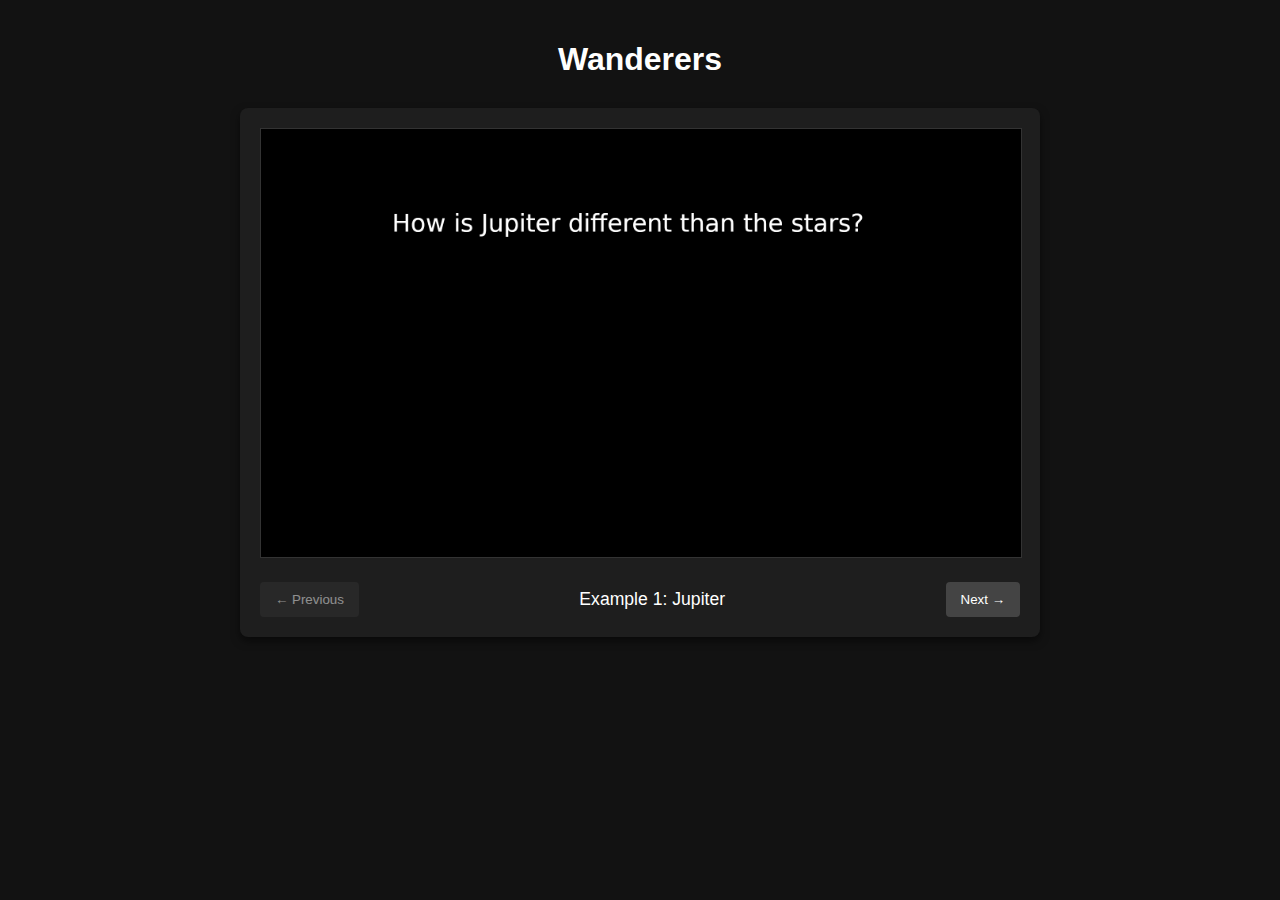
<file: index.html>
<!DOCTYPE html>
<html lang="en">
<head>
    <meta charset="UTF-8">
    <meta name="viewport" content="width=device-width, initial-scale=1.0">
    <title>Wanderers Slideshow</title>
    <link rel="stylesheet" href="styles.css">
</head>
<body>
    <div class="slideshow-container">
        <h1>Wanderers</h1>
        
        <div class="slide-content">
            <!-- Set a default first image -->
            <img id="slide-image" src="images/wanderers_Jupiter.png" alt="Planet image">
            <div class="navigation">
                <button id="prev-button" onclick="changeSlide(-1)">← Previous</button>
                <p id="slide-caption">Example 1: Jupiter</p>
                <button id="next-button" onclick="changeSlide(1)">Next →</button>
            </div>
        </div>
    </div>
    
    <script src="script.js"></script>
</body>
</html>
</file>
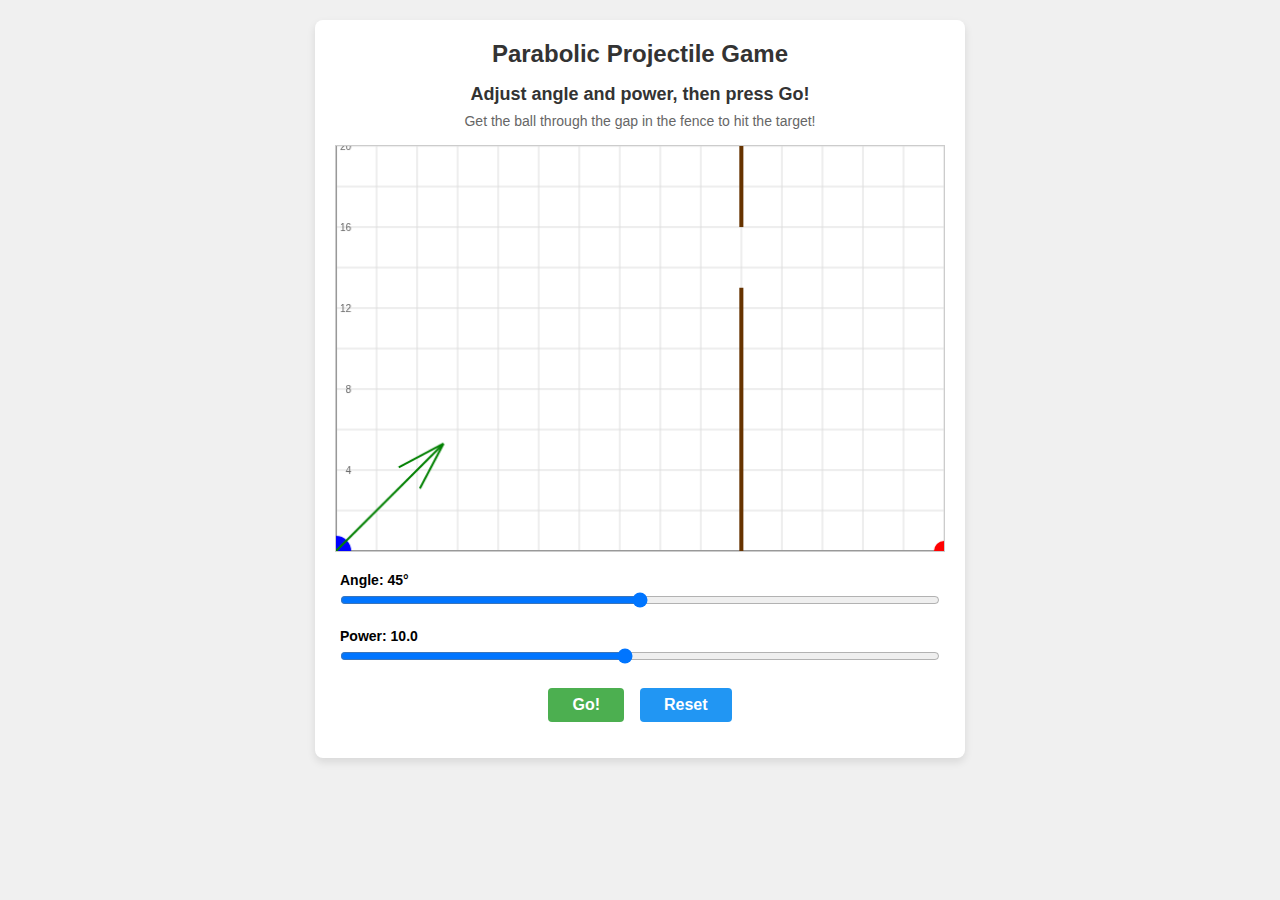
<file: fence/index.html>
<!DOCTYPE html>
<html lang="en">
<head>
    <meta charset="UTF-8">
    <meta name="viewport" content="width=device-width, initial-scale=1.0">
    <title>Parabolic Projectile Game</title>
    <link rel="stylesheet" href="styles.css">
</head>
<body>
    <div class="game-container">
        <h1>Parabolic Projectile Game</h1>
        
        <div class="message-box">
            <p id="message">Adjust angle and power, then press Go!</p>
            <p class="subtitle">Get the ball through the gap in the fence to hit the target!</p>
        </div>
        
        <div class="canvas-container">
            <canvas id="gameCanvas" width="600" height="400"></canvas>
        </div>
        
        <div class="controls">
            <div class="control-group">
                <label for="angleSlider">Angle: <span id="angleValue">45</span>°</label>
                <input type="range" id="angleSlider" min="0" max="90" value="45">
            </div>
            
            <div class="control-group">
                <label for="powerSlider">Power: <span id="powerValue">10.0</span></label>
                <input type="range" id="powerSlider" min="1" max="20" value="10.0" step="0.1">
            </div>
            
            <div class="button-group">
                <button id="goButton" class="go-button">Go!</button>
                <button id="resetButton" class="reset-button">Reset</button>
            </div>
        </div>
        
        <div id="ballInfo" class="ball-info hidden">
            <p>Ball position: (<span id="ballPosX">0.00</span>, <span id="ballPosY">0.00</span>)</p>
            <p>Ball velocity: (<span id="ballVelX">0.00</span>, <span id="ballVelY">0.00</span>)</p>
        </div>
    </div>
    
    <script src="game.js"></script>
</body>
</html>
</file>
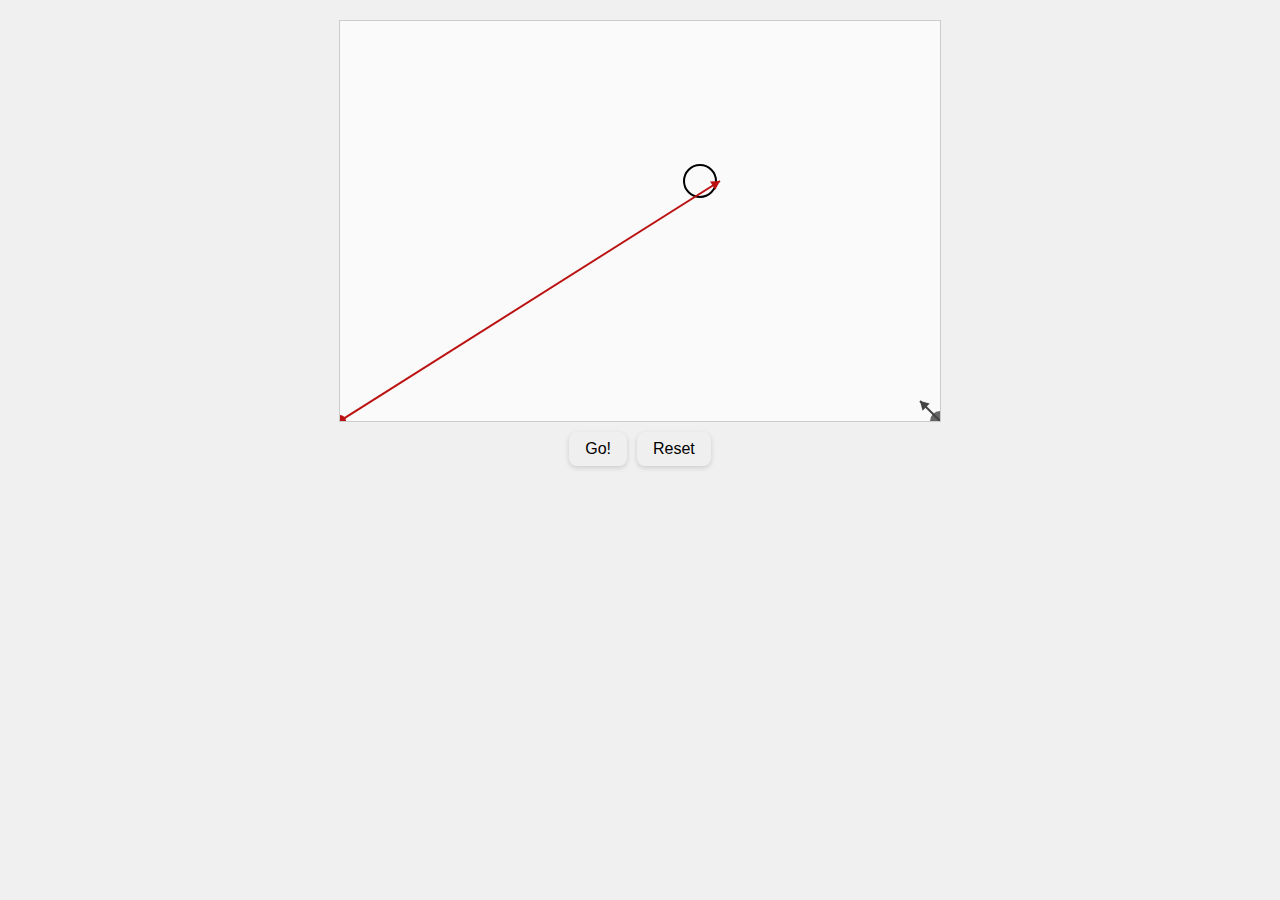
<file: collision.html>
<!DOCTYPE html>
<html>
<head>
  <meta charset="UTF-8" />
  <title>Linear Motion Game</title>
  <style>
    body {
      margin: 0;
      padding: 0;
      display: flex;
      flex-direction: column;
      align-items: center;
      justify-content: flex-start;
      background: #f0f0f0;
      font-family: sans-serif;
    }

    #gameContainer {
      display: flex;
      flex-direction: column;
      align-items: center;
      margin-top: 20px;
    }

    #canvas {
      background: #fafafa;
      border: 1px solid #ccc;
      cursor: crosshair;
    }

    #controls {
      margin-top: 10px;
      display: flex;
      gap: 10px;
    }

    #message {
      margin-top: 10px;
      color: #333;
      font-weight: bold;
    }

    button {
      padding: 8px 16px;
      border: none;
      border-radius: 8px;
      box-shadow: 0 2px 5px rgba(0,0,0,0.15);
      font-size: 16px;
      cursor: pointer;
    }
  </style>
</head>
<body>
<div id="gameContainer">
  <canvas id="canvas" width="600" height="400"></canvas>
  <div id="controls">
    <button id="goButton">Go!</button>
    <button id="resetButton">Reset</button>
  </div>
  <div id="message"></div>
</div>

<script>
// ========================================================
// Game Configuration
// ========================================================

// Field dimensions in world units
const FIELD_WIDTH = 30;
const FIELD_HEIGHT = 20;

// We'll render everything onto a 600x400 canvas,
// meaning each world unit is scaled by 20 px.
const SCALE = 20;

// Rocket starting position
let rocketPos = { x: 0, y: 0 };

// Asteroid starting position
let asteroidPos = { x: 30, y: 0 };

// Target position (variable, set by default to (18,12))
const targetPos = { x: 18, y: 12 };

// Asteroid velocity (variable, set by default to (-1,1))
const asteroidVelDefault = { x: -1, y: 1 };

// Rocket velocity (variable, set by default to (19,12))
// The user can override this by clicking/dragging in the canvas.
let rocketVelDefault = { x: 19, y: 12 };

// Current velocities (will be reset on each new attempt)
let rocketVel = { x: 0, y: 0 };
let asteroidVel = { x: 0, y: 0 };

// Some additional parameters
const collisionDistance = 1.0; // Distance threshold for collision
const dt = 0.02; // Time step for the simulation

// State variables
let running = false; // Are we currently animating?
let outcome = null;  // 'miss', 'hit-but-not-target', 'perfect-hit'

// For user arrow input
let dragging = false;
let dragStart = null; // Where the user started dragging (rocket pos)
let dragEnd = null;   // Where the user is currently dragging to

const canvas = document.getElementById('canvas');
const ctx = canvas.getContext('2d');

const goButton = document.getElementById('goButton');
const resetButton = document.getElementById('resetButton');
const messageDiv = document.getElementById('message');

// ========================================================
// Initialization and Event Listeners
// ========================================================

function init() {
  // Set default velocities
  rocketVel = { x: rocketVelDefault.x, y: rocketVelDefault.y };
  asteroidVel = { x: asteroidVelDefault.x, y: asteroidVelDefault.y };

  // Set positions
  rocketPos = { x: 0, y: 0 };
  asteroidPos = { x: 30, y: 0 };

  running = false;
  outcome = null;
  dragEnd = null;
  dragging = false;
  messageDiv.innerText = '';

  drawEverything();
}

canvas.addEventListener('mousedown', (e) => {
  if (!running) {
    dragging = true;
    dragStart = screenToWorld(e.offsetX, e.offsetY);
    dragEnd = { x: dragStart.x, y: dragStart.y };
  }
});

canvas.addEventListener('mousemove', (e) => {
  if (dragging) {
    dragEnd = screenToWorld(e.offsetX, e.offsetY);
    // We'll define rocketVel based on the vector from rocketPos to dragEnd.
    let vx = dragEnd.x - rocketPos.x;
    let vy = dragEnd.y - rocketPos.y;
    rocketVel = { x: vx, y: vy };

    drawEverything();
  }
});

canvas.addEventListener('mouseup', () => {
  dragging = false;
});

canvas.addEventListener('mouseleave', () => {
  // If you leave the canvas while dragging, end the drag.
  dragging = false;
});

// On "Go" click
goButton.addEventListener('click', () => {
  if (!running) {
    running = true;
    messageDiv.innerText = '';
    requestAnimationFrame(update);
  }
});

// On "Reset" click
resetButton.addEventListener('click', () => {
  init();
});

function screenToWorld(px, py) {
  // Convert from canvas coords (top-left origin) to world coords (bottom-left origin)
  // Canvas height is 400, so we flip y.
  const worldX = px / SCALE;
  const worldY = (canvas.height - py) / SCALE;
  return { x: worldX, y: worldY };
}

// ========================================================
// Game Loop (Animation)
// ========================================================

function update() {
  if (!running) {
    return;
  }

  // Update positions
  rocketPos.x += rocketVel.x * dt;
  rocketPos.y += rocketVel.y * dt;

  asteroidPos.x += asteroidVel.x * dt;
  asteroidPos.y += asteroidVel.y * dt;

  // Check for collision or out-of-bounds
  checkConditions();

  // Redraw
  drawEverything();

  // Continue or stop
  if (outcome === null) {
    requestAnimationFrame(update);
  } else {
    running = false;
    showOutcome();
  }
}

function checkConditions() {
  // 1) Check if rocket or asteroid is out of the field
  if (
    rocketPos.x < 0 || rocketPos.x > FIELD_WIDTH ||
    rocketPos.y < 0 || rocketPos.y > FIELD_HEIGHT ||
    asteroidPos.x < 0 || asteroidPos.x > FIELD_WIDTH ||
    asteroidPos.y < 0 || asteroidPos.y > FIELD_HEIGHT
  ) {
    // Miss if no collision yet
    outcome = 'miss';
    return;
  }

  // 2) Check collision distance
  let dx = rocketPos.x - asteroidPos.x;
  let dy = rocketPos.y - asteroidPos.y;
  let dist = Math.sqrt(dx*dx + dy*dy);
  if (dist < collisionDistance) {
    // We have a hit
    // Check if the asteroid is at the target
    let tx = asteroidPos.x - targetPos.x;
    let ty = asteroidPos.y - targetPos.y;
    let distTarget = Math.sqrt(tx*tx + ty*ty);
    if (distTarget < 1.0) {
      // Perfect hit
      outcome = 'perfect-hit';
    } else {
      // Hit but not at target
      outcome = 'hit-but-not-target';
    }
  }
}

function showOutcome() {
  if (outcome === 'miss') {
    messageDiv.innerText = 'Miss! Try again.';
  } else if (outcome === 'hit-but-not-target') {
    messageDiv.innerText = 'You hit the asteroid, but not at the target. Try again!';
  } else if (outcome === 'perfect-hit') {
    messageDiv.innerText = 'Perfect hit! Congratulations!';
  }
}

// ========================================================
// Rendering
// ========================================================

function drawEverything() {
  ctx.clearRect(0, 0, canvas.width, canvas.height);

  // Draw target
  drawTarget(targetPos);

  // Draw asteroid and its velocity arrow
  drawAsteroid(asteroidPos, asteroidVel);

  // Draw rocket and its velocity arrow
  drawRocket(rocketPos, rocketVel);
}

function worldToScreen(wx, wy) {
  // Convert from world coords to screen coords
  let sx = wx * SCALE;
  let sy = canvas.height - (wy * SCALE);
  return { x: sx, y: sy };
}

function drawAsteroid(pos, vel) {
  // We'll draw a small gray circle for the asteroid
  const screenPos = worldToScreen(pos.x, pos.y);
  ctx.beginPath();
  ctx.fillStyle = '#666';
  ctx.arc(screenPos.x, screenPos.y, SCALE * 0.5, 0, 2 * Math.PI);
  ctx.fill();

  // Draw velocity arrow
  // We'll scale it visually by about 1 so that the initial length is ~√2
  const arrowScale = 1;

  // End of the arrow in screen coords
  const arrowEnd = {
    x: screenPos.x + vel.x * arrowScale * SCALE,
    y: screenPos.y - vel.y * arrowScale * SCALE // note the y inversion
  };

  drawArrow(screenPos, arrowEnd, '#444');
}

function drawRocket(pos, vel) {
  // We'll draw a small red circle for the rocket
  const screenPos = worldToScreen(pos.x, pos.y);

  ctx.beginPath();
  ctx.fillStyle = '#b11';
  ctx.arc(screenPos.x, screenPos.y, SCALE * 0.3, 0, 2 * Math.PI);
  ctx.fill();

  // Draw velocity arrow if not moving or if the game not started
  if (!running || dragging) {
    const arrowScale = 1;
    const arrowEnd = {
      x: screenPos.x + vel.x * arrowScale * SCALE,
      y: screenPos.y - vel.y * arrowScale * SCALE
    };
    drawArrow(screenPos, arrowEnd, '#b11');
  }
}

function drawTarget(pos) {
  // We'll draw a circle with a black outline for the target
  const screenPos = worldToScreen(pos.x, pos.y);
  ctx.beginPath();
  ctx.strokeStyle = '#000';
  ctx.lineWidth = 2;
  ctx.arc(screenPos.x, screenPos.y, SCALE * 0.8, 0, 2 * Math.PI);
  ctx.stroke();
}

function drawArrow(start, end, color) {
  // Draw a line from start to end, then a small triangle at the end.
  ctx.strokeStyle = color;
  ctx.lineWidth = 2;
  ctx.beginPath();
  ctx.moveTo(start.x, start.y);
  ctx.lineTo(end.x, end.y);
  ctx.stroke();

  // Draw arrowhead
  let angle = Math.atan2(end.y - start.y, end.x - start.x);
  const arrowheadLength = 10; // px
  ctx.beginPath();
  ctx.moveTo(end.x, end.y);
  ctx.lineTo(
    end.x - arrowheadLength * Math.cos(angle - Math.PI / 6),
    end.y - arrowheadLength * Math.sin(angle - Math.PI / 6)
  );
  ctx.lineTo(
    end.x - arrowheadLength * Math.cos(angle + Math.PI / 6),
    end.y - arrowheadLength * Math.sin(angle + Math.PI / 6)
  );
  ctx.lineTo(end.x, end.y);
  ctx.fillStyle = color;
  ctx.fill();
}

// Kick off
init();
</script>
</body>
</html>
</file>
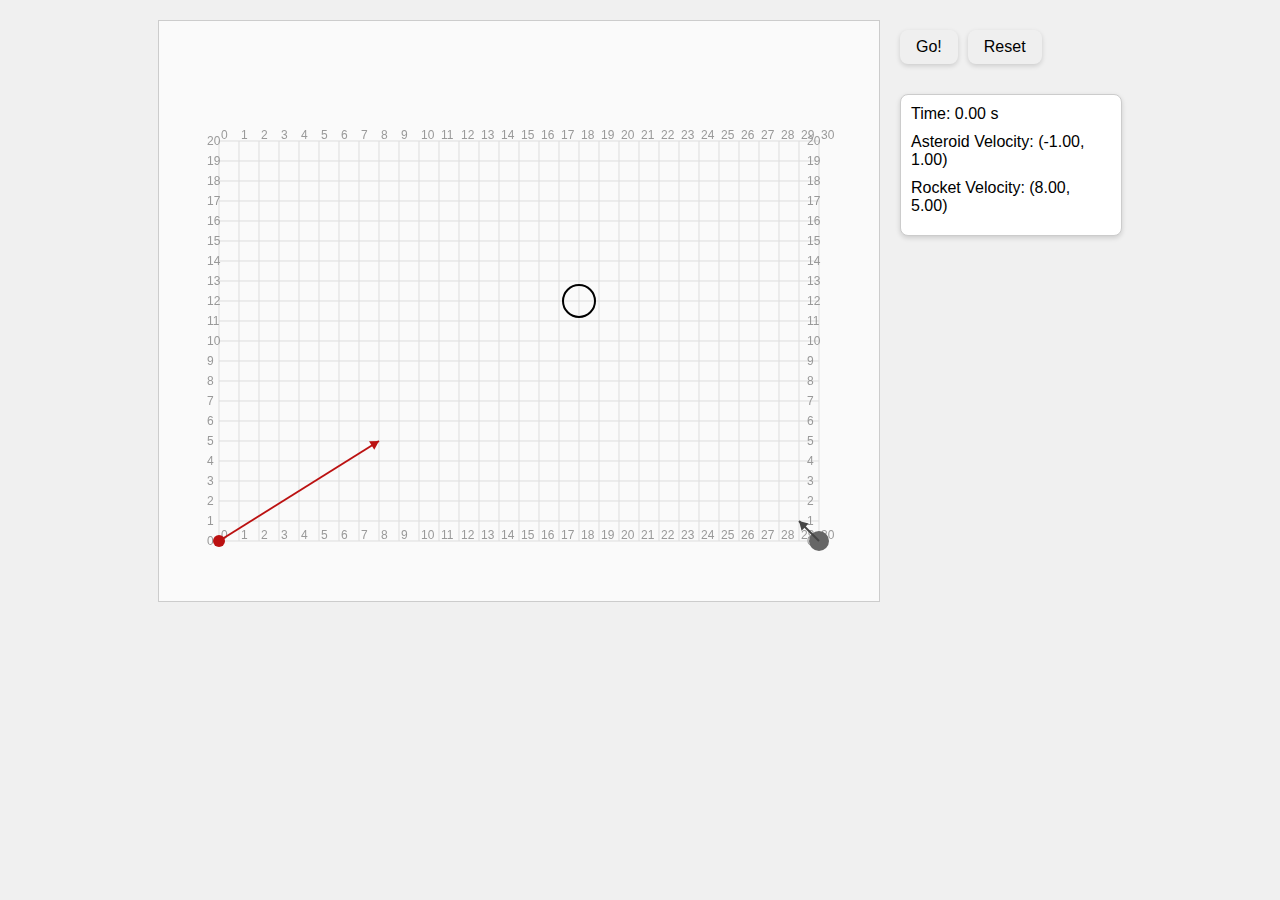
<file: collision_grid.html>
<!DOCTYPE html>
<html>
<head>
  <meta charset="UTF-8" />
  <title>Linear Motion Game</title>
  <style>
    body {
      margin: 0;
      padding: 0;
      display: flex;
      flex-direction: column;
      align-items: center;
      background: #f0f0f0;
      font-family: sans-serif;
    }

    #mainLayout {
      display: flex;
      flex-direction: row;
      gap: 20px;
      margin-top: 20px;
    }

    #canvas {
      background: #fafafa;
      border: 1px solid #ccc;
      cursor: crosshair;
    }

    #rightPanel {
      display: flex;
      flex-direction: column;
      gap: 10px;
      justify-content: flex-start;
      align-items: flex-start;
    }

    #controls {
      margin-top: 10px;
      display: flex;
      gap: 10px;
    }

    #message {
      margin-top: 10px;
      color: #333;
      font-weight: bold;
    }

    button {
      padding: 8px 16px;
      border: none;
      border-radius: 8px;
      box-shadow: 0 2px 5px rgba(0,0,0,0.15);
      font-size: 16px;
      cursor: pointer;
    }

    #infoPanel {
      background: #fff;
      border: 1px solid #ccc;
      border-radius: 8px;
      box-shadow: 0 2px 5px rgba(0,0,0,0.15);
      padding: 10px;
      width: 200px;
    }

    .infoRow {
      margin-bottom: 10px;
    }
  </style>
</head>
<body>

<div id="mainLayout">
  <!-- The canvas for our game -->
  <canvas id="canvas" width="720" height="580"></canvas>

  <!-- Right panel with info -->
  <div id="rightPanel">
    <div id="controls">
      <button id="goButton">Go!</button>
      <button id="resetButton">Reset</button>
    </div>
    <div id="message"></div>
    
    <div id="infoPanel">
      <div class="infoRow">Time: <span id="timeValue">0.00</span> s</div>
      <div class="infoRow">Asteroid Velocity: <span id="asteroidVelBox">( ?, ? )</span></div>
      <div class="infoRow">Rocket Velocity: <span id="rocketVelBox">( ?, ? )</span></div>
    </div>
  </div>
</div>

<script>
// ========================================================
// Game Configuration
// ========================================================

// Field dimensions in world units
const FIELD_WIDTH = 30;
const FIELD_HEIGHT = 20;

// We use 20 px per world unit, plus offset so we can see everything.
const SCALE = 20;

// We'll offset the entire field in screen space.
const OFFSET_X = 60; // horizontal margin
const OFFSET_Y = 60; // vertical margin

// Starting positions
let rocketPos = { x: 0, y: 0 };
let asteroidPos = { x: 30, y: 0 };

// Target position
const targetPos = { x: 18, y: 12 };

// Default velocities
const asteroidVelDefault = { x: -1, y: 1 };
// Reduced rocket’s default velocity for demonstration
let rocketVelDefault = { x: 8, y: 5 };

// Current velocities (reset each new attempt)
let rocketVel = { x: 0, y: 0 };
let asteroidVel = { x: 0, y: 0 };

// Some parameters
const collisionDistance = 1.0; // Distance threshold
const dt = 0.02; // Time step

// State variables
let running = false;      // Are we animating?
let outcome = null;       // 'miss', 'hit-but-not-target', 'perfect-hit'
let elapsedTime = 0;      // track time in seconds

// For user arrow input
let dragging = false;
let dragStart = null; // Where the user started dragging
let dragEnd = null;   // Where the user is currently dragging to

// DOM elements
const canvas = document.getElementById('canvas');
const ctx = canvas.getContext('2d');
const goButton = document.getElementById('goButton');
const resetButton = document.getElementById('resetButton');
const messageDiv = document.getElementById('message');

const timeValueSpan = document.getElementById('timeValue');
const asteroidVelBox = document.getElementById('asteroidVelBox');
const rocketVelBox = document.getElementById('rocketVelBox');

// ========================================================
// Initialization and Event Listeners
// ========================================================

function init() {
  // Reset time
  elapsedTime = 0;

  // Set default velocities
  rocketVel = { x: rocketVelDefault.x, y: rocketVelDefault.y };
  asteroidVel = { x: asteroidVelDefault.x, y: asteroidVelDefault.y };

  // Set positions
  rocketPos = { x: 0, y: 0 };
  asteroidPos = { x: 30, y: 0 };

  running = false;
  outcome = null;
  dragEnd = null;
  dragging = false;

  messageDiv.innerText = '';
  timeValueSpan.innerText = '0.00';

  drawEverything();
}

canvas.addEventListener('mousedown', (e) => {
  if (!running) {
    dragging = true;
    dragStart = screenToWorld(e.offsetX, e.offsetY);
    dragEnd = { x: dragStart.x, y: dragStart.y };
  }
});

canvas.addEventListener('mousemove', (e) => {
  if (dragging) {
    dragEnd = screenToWorld(e.offsetX, e.offsetY);
    // Define rocketVel based on vector from rocketPos to dragEnd
    let vx = dragEnd.x - rocketPos.x;
    let vy = dragEnd.y - rocketPos.y;
    rocketVel = { x: vx, y: vy };

    drawEverything(); // to update rocket velocity display
  }
});

canvas.addEventListener('mouseup', () => {
  dragging = false;
});

canvas.addEventListener('mouseleave', () => {
  dragging = false;
});

// On "Go"
goButton.addEventListener('click', () => {
  if (!running) {
    running = true;
    messageDiv.innerText = '';
    requestAnimationFrame(update);
  }
});

// On "Reset"
resetButton.addEventListener('click', () => {
  init();
});

function screenToWorld(px, py) {
  // Convert from canvas coords to world coords, factoring in offsets & inverted y
  const worldX = (px - OFFSET_X) / SCALE;
  const worldY = (canvas.height - py - OFFSET_Y) / SCALE;
  return { x: worldX, y: worldY };
}

// ========================================================
// Game Loop
// ========================================================

function update() {
  if (!running) {
    return;
  }
  // Increment time
  elapsedTime += dt;

  // Update positions
  rocketPos.x += rocketVel.x * dt;
  rocketPos.y += rocketVel.y * dt;

  asteroidPos.x += asteroidVel.x * dt;
  asteroidPos.y += asteroidVel.y * dt;

  // Check conditions
  checkConditions();

  // Redraw
  drawEverything();

  if (outcome === null) {
    requestAnimationFrame(update);
  } else {
    running = false;
    showOutcome();
  }
}

function checkConditions() {
  // Out-of-bounds check
  if (
    rocketPos.x < 0 || rocketPos.x > FIELD_WIDTH ||
    rocketPos.y < 0 || rocketPos.y > FIELD_HEIGHT ||
    asteroidPos.x < 0 || asteroidPos.x > FIELD_WIDTH ||
    asteroidPos.y < 0 || asteroidPos.y > FIELD_HEIGHT
  ) {
    outcome = 'miss';
    return;
  }

  // Collision check
  let dx = rocketPos.x - asteroidPos.x;
  let dy = rocketPos.y - asteroidPos.y;
  let dist = Math.sqrt(dx * dx + dy * dy);
  if (dist < collisionDistance) {
    // We have a hit
    let tx = asteroidPos.x - targetPos.x;
    let ty = asteroidPos.y - targetPos.y;
    let distTarget = Math.sqrt(tx * tx + ty * ty);
    if (distTarget < 1.0) {
      outcome = 'perfect-hit';
    } else {
      outcome = 'hit-but-not-target';
    }
  }
}

function showOutcome() {
  if (outcome === 'miss') {
    messageDiv.innerText = 'Miss! Try again.';
  } else if (outcome === 'hit-but-not-target') {
    messageDiv.innerText = 'You hit the asteroid, but not at the target. Try again!';
  } else if (outcome === 'perfect-hit') {
    messageDiv.innerText = 'Perfect hit! Congratulations!';
  }
}

// ========================================================
// Rendering
// ========================================================

function drawEverything() {
  ctx.clearRect(0, 0, canvas.width, canvas.height);

  // Draw the grid first
  drawGrid();

  // Draw target
  drawTarget(targetPos);

  // Draw asteroid and velocity
  drawAsteroid(asteroidPos, asteroidVel);

  // Draw rocket and velocity
  drawRocket(rocketPos, rocketVel);

  // Update info panel
  updateInfoPanel();
}

function worldToScreen(wx, wy) {
  const sx = OFFSET_X + wx * SCALE;
  const sy = canvas.height - OFFSET_Y - wy * SCALE;
  return { x: sx, y: sy };
}

function drawGrid() {
  ctx.strokeStyle = '#ddd';
  ctx.fillStyle = '#999';
  ctx.font = '12px sans-serif';

  // Vertical lines + x-labels
  for (let i = 0; i <= FIELD_WIDTH; i++) {
    const start = worldToScreen(i, 0);
    const end = worldToScreen(i, FIELD_HEIGHT);

    ctx.beginPath();
    ctx.moveTo(start.x, start.y);
    ctx.lineTo(end.x, end.y);
    ctx.stroke();

    // Label at bottom
    ctx.fillText(i, start.x + 2, start.y - 2);
    // Label at top
    ctx.fillText(i, end.x + 2, end.y - 2);
  }

  // Horizontal lines + y-labels
  for (let j = 0; j <= FIELD_HEIGHT; j++) {
    const start = worldToScreen(0, j);
    const end = worldToScreen(FIELD_WIDTH, j);

    ctx.beginPath();
    ctx.moveTo(start.x, start.y);
    ctx.lineTo(end.x, end.y);
    ctx.stroke();

    // Label at left
    ctx.fillText(j, start.x - 12, start.y + 4);
    // Label at right
    ctx.fillText(j, end.x - 12, end.y + 4);
  }
}

function drawAsteroid(pos, vel) {
  const screenPos = worldToScreen(pos.x, pos.y);
  // Asteroid
  ctx.beginPath();
  ctx.fillStyle = '#666';
  ctx.arc(screenPos.x, screenPos.y, SCALE * 0.5, 0, 2 * Math.PI);
  ctx.fill();

  // Velocity arrow
  const arrowScale = 1;
  const arrowEnd = {
    x: screenPos.x + vel.x * arrowScale * SCALE,
    y: screenPos.y - vel.y * arrowScale * SCALE
  };
  drawArrow(screenPos, arrowEnd, '#444');
}

function drawRocket(pos, vel) {
  const screenPos = worldToScreen(pos.x, pos.y);

  // Rocket (circle)
  ctx.beginPath();
  ctx.fillStyle = '#b11';
  ctx.arc(screenPos.x, screenPos.y, SCALE * 0.3, 0, 2 * Math.PI);
  ctx.fill();

  // Velocity arrow if not running or if dragging
  if (!running || dragging) {
    const arrowScale = 1;
    const arrowEnd = {
      x: screenPos.x + vel.x * arrowScale * SCALE,
      y: screenPos.y - vel.y * arrowScale * SCALE
    };
    drawArrow(screenPos, arrowEnd, '#b11');
  }
}

function drawTarget(pos) {
  const screenPos = worldToScreen(pos.x, pos.y);
  ctx.beginPath();
  ctx.strokeStyle = '#000';
  ctx.lineWidth = 2;
  ctx.arc(screenPos.x, screenPos.y, SCALE * 0.8, 0, 2 * Math.PI);
  ctx.stroke();
}

function drawArrow(start, end, color) {
  ctx.strokeStyle = color;
  ctx.lineWidth = 2;
  ctx.beginPath();
  ctx.moveTo(start.x, start.y);
  ctx.lineTo(end.x, end.y);
  ctx.stroke();

  const angle = Math.atan2(end.y - start.y, end.x - start.x);
  const arrowheadLength = 10;

  ctx.beginPath();
  ctx.moveTo(end.x, end.y);
  ctx.lineTo(
    end.x - arrowheadLength * Math.cos(angle - Math.PI / 6),
    end.y - arrowheadLength * Math.sin(angle - Math.PI / 6)
  );
  ctx.lineTo(
    end.x - arrowheadLength * Math.cos(angle + Math.PI / 6),
    end.y - arrowheadLength * Math.sin(angle + Math.PI / 6)
  );
  ctx.lineTo(end.x, end.y);
  ctx.fillStyle = color;
  ctx.fill();
}

function updateInfoPanel() {
  // Update time
  timeValueSpan.innerText = elapsedTime.toFixed(2);

  // Update velocities
  asteroidVelBox.innerText = `(${asteroidVel.x.toFixed(2)}, ${asteroidVel.y.toFixed(2)})`;
  rocketVelBox.innerText = `(${rocketVel.x.toFixed(2)}, ${rocketVel.y.toFixed(2)})`;
}

// Kick off
init();
</script>
</body>
</html>
</file>
<file: styles.css>
body {
    font-family: Arial, sans-serif;
    background-color: #121212;
    color: #ffffff;
    margin: 0;
    padding: 0;
    display: flex;
    justify-content: center;
    min-height: 100vh;
}

.slideshow-container {
    max-width: 800px;
    width: 100%;
    margin: 20px;
    text-align: center;
}

h1 {
    margin-bottom: 30px;
}

.slide-content {
    background-color: #1e1e1e;
    border-radius: 8px;
    padding: 20px;
    box-shadow: 0 4px 8px rgba(0, 0, 0, 0.5);
}

img {
    max-width: 100%;
    max-height: 70vh;
    border: 1px solid #333;
}

.navigation {
    display: flex;
    justify-content: space-between;
    align-items: center;
    margin-top: 20px;
}

button {
    background-color: #444;
    color: white;
    border: none;
    padding: 10px 15px;
    cursor: pointer;
    border-radius: 4px;
    transition: background-color 0.3s;
}

button:hover {
    background-color: #666;
}

button:disabled {
    background-color: #333;
    cursor: not-allowed;
    opacity: 0.5;
}

#slide-caption {
    font-size: 1.1em;
    margin: 0 10px;
}
</file>
<file: fence/styles.css>
* {
    margin: 0;
    padding: 0;
    box-sizing: border-box;
}

body {
    font-family: Arial, sans-serif;
    background-color: #f0f0f0;
    display: flex;
    justify-content: center;
    padding: 20px;
}

.game-container {
    max-width: 650px;
    width: 100%;
    background-color: white;
    border-radius: 8px;
    box-shadow: 0 4px 8px rgba(0, 0, 0, 0.1);
    padding: 20px;
    display: flex;
    flex-direction: column;
    align-items: center;
}

h1 {
    font-size: 24px;
    margin-bottom: 16px;
    color: #333;
    text-align: center;
}

.message-box {
    text-align: center;
    margin-bottom: 16px;
    width: 100%;
}

#message {
    font-size: 18px;
    font-weight: 600;
    margin-bottom: 8px;
    color: #333;
}

.subtitle {
    font-size: 14px;
    color: #666;
}

.canvas-container {
    width: 100%;
    margin-bottom: 16px;
}

canvas {
    border: 1px solid #ccc;
    background-color: white;
    width: 100%;
    height: auto;
}

.controls {
    width: 100%;
    max-width: 600px;
    margin-bottom: 16px;
}

.control-group {
    margin-bottom: 12px;
}

label {
    display: block;
    margin-bottom: 4px;
    font-size: 14px;
    font-weight: 600;
}

input[type="range"] {
    width: 100%;
    margin-bottom: 8px;
}

.button-group {
    display: flex;
    justify-content: center;
    gap: 16px;
    margin-top: 16px;
}

button {
    padding: 8px 24px;
    font-size: 16px;
    font-weight: 600;
    border: none;
    border-radius: 4px;
    cursor: pointer;
    transition: background-color 0.2s;
}

.go-button {
    background-color: #4CAF50;
    color: white;
}

.go-button:hover {
    background-color: #45a049;
}

.go-button:disabled {
    background-color: #cccccc;
    cursor: not-allowed;
}

.reset-button {
    background-color: #2196F3;
    color: white;
}

.reset-button:hover {
    background-color: #0b7dda;
}

.ball-info {
    width: 100%;
    max-width: 600px;
    background-color: #f8f8f8;
    border-radius: 4px;
    padding: 12px;
    font-size: 14px;
}

.ball-info p {
    margin-bottom: 4px;
}

.hidden {
    display: none;
}

@media (max-width: 600px) {
    .game-container {
        padding: 12px;
    }
    
    h1 {
        font-size: 20px;
    }
    
    .button-group {
        flex-direction: column;
        gap: 8px;
    }
    
    button {
        width: 100%;
    }
}
</file>
